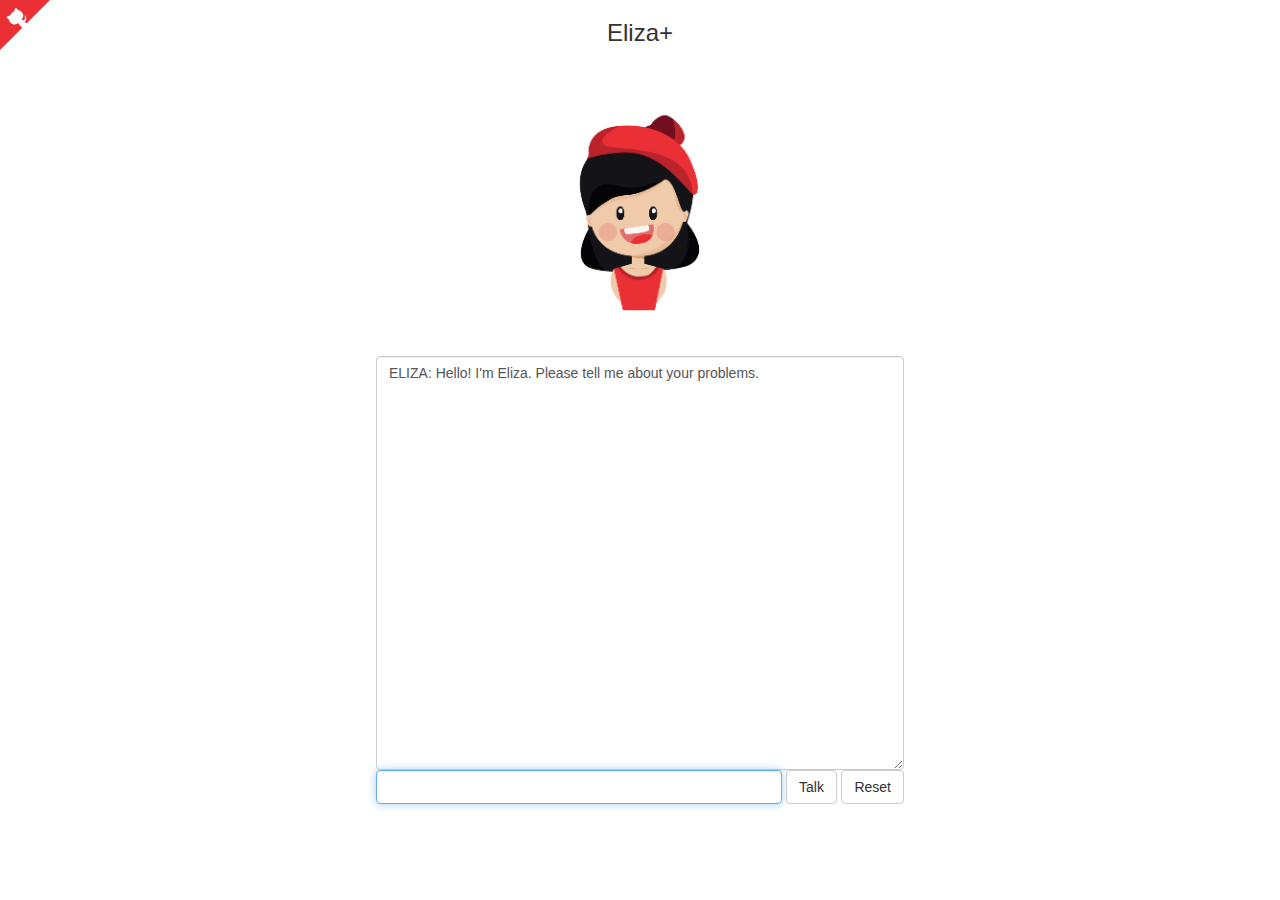
<file: bot/index.html>
<HTML>
    <HEAD>
	<TITLE>Eliza+</TITLE>

	<link rel="stylesheet" href="https://maxcdn.bootstrapcdn.com/bootstrap/3.3.7/css/bootstrap.min.css"/>
	<style>
	 .github-corner:hover .octo-arm{animation:octocat-wave 560ms ease-in-out}@keyframes octocat-wave{0%,100%{transform:rotate(0)}20%,60%{transform:rotate(-25deg)}40%,80%{transform:rotate(10deg)}}@media (max-width:500px){.github-corner:hover .octo-arm{animation:none}.github-corner .octo-arm{animation:octocat-wave 560ms ease-in-out}}
	 .panel-collapse-clickable {
	     cursor: pointer;
	 }
	</style>
	
	<SCRIPT LANGUAGE="JavaScript" TYPE="text/javascript" SRC="js/elizabot.js"></SCRIPT>
	<SCRIPT LANGUAGE="JavaScript" TYPE="text/javascript" SRC="js/elizadata.js"></SCRIPT>	
	<SCRIPT LANGUAGE="JavaScript" TYPE="text/javascript" SRC="js/sentimood.js"></SCRIPT>

	<SCRIPT LANGUAGE="JavaScript" TYPE="text/javascript">	   
	 var eliza = new ElizaBot();
	 var elizaLines = new Array();
	 var sentiment = new Sentimood();

	 var displayCols = 60;
	 var displayRows = 20;

	 var userSentiment = 0;
	 
	 var imgs = {};
	 imgs[0] = "img/default-01.png";
	 imgs[1] = "img/happy1-01.png";
	 imgs[2] = "img/happy2-01.png";
	 imgs[3] = "img/happy3-01.png";
	 imgs[-1] = "img/sad1-01.png";
	 imgs[-2] = "img/sad2-01.png";
	 imgs[-3] = "img/sad3-01.png";
	 
	 function updateImage(val) {
	     // If continuing on same sentiment
	     if(val * userSentiment >= 0) {
		 if(val < 0) {
		     userSentiment -= 1;
		 }
		 if(val > 0) {
		     userSentiment += 1;
		 }
	     }
	     else {
		 // switch moods
		 userSentiment = val
	     }
	     
	     if(userSentiment < -3) {
		 userSentiment = -3
	     }
	     if(userSentiment > 3) {
		 userSentiment = 3
	     }

	     // Update image
	     document.getElementById('main-image').src = imgs[userSentiment];
	 }
	 
	 function elizaReset() {
	     userSentiment = 0;
	     eliza.reset();
	     elizaLines.length = 0;
	     elizaStep();
	 }

	 function elizaStep() {
	     var f = document.forms.e_form;
	     var userinput = f.e_input.value;
	     
	     //console.log(sentiment.analyze(userinput));
	     updateImage(sentiment.analyze(userinput)['score']);

	     if (eliza.quit) {
		 f.e_input.value = '';
		 if (confirm("This session is over.\nStart over?")) elizaReset();
		 f.e_input.focus();
		 return;
	     }
	     else if (userinput != '') {
		 var usr = 'YOU:   ' + userinput;
		 var rpl ='ELIZA: ' + eliza.transform(userinput);
		 elizaLines.push(usr);
		 elizaLines.push(rpl);
		 // display nicely
		 // (fit to textarea with last line free - reserved for extra line caused by word wrap)
		 var temp  = new Array();
		 var l = 0;
		 for (var i=elizaLines.length-1; i>=0; i--) {
		     l += 1 + Math.floor(elizaLines[i].length/displayCols);
		     if (l >= displayRows) break
		     else temp.push(elizaLines[i]);
		 }
		 elizaLines = temp.reverse();		 
		 f.e_display.value = elizaLines.join('\n');
	     }
	     else if (elizaLines.length == 0) {
		 // no input and no saved lines -> output initial
		 var initial = 'ELIZA: ' + eliza.getInitial();
		 elizaLines.push(initial);
		 f.e_display.value = initial + '\n';
	     }
	     f.e_input.value = '';
	     f.e_input.focus();
	 }

	</SCRIPT>
    </HEAD>

    <BODY onload="window.setTimeout('elizaReset()',100)">
	<!-- github corner -->
	<a href="https://github.com/jefworks/ELIZAplus" class="github-corner"><svg width="50px" height="50px" viewBox="0 0 250 250" style="z-index:1000; fill:#eb3035; color:#fff; position: absolute; top: 0; border: 0; left: 0; transform: scale(-1, 1);"><path d="M0,0 L115,115 L130,115 L142,142 L250,250 L250,0 Z"></path><path d="M128.3,109.0 C113.8,99.7 119.0,89.6 119.0,89.6 C122.0,82.7 120.5,78.6 120.5,78.6 C119.2,72.0 123.4,76.3 123.4,76.3 C127.3,80.9 125.5,87.3 125.5,87.3 C122.9,97.6 130.6,101.9 134.4,103.2" fill="#fff" style="transform-origin: 130px 106px;" class="octo-arm"></path><path d="M115.0,115.0 C114.9,115.1 118.7,116.5 119.8,115.4 L133.7,101.6 C136.9,99.2 139.9,98.4 142.2,98.6 C133.8,88.0 127.5,74.4 143.8,58.0 C148.5,53.4 154.0,51.2 159.7,51.0 C160.3,49.4 163.2,43.6 171.4,40.1 C171.4,40.1 176.1,42.5 178.8,56.2 C183.1,58.6 187.2,61.8 190.9,65.4 C194.5,69.0 197.7,73.2 200.1,77.6 C213.8,80.2 216.3,84.9 216.3,84.9 C212.7,93.1 206.9,96.0 205.4,96.6 C205.1,102.4 203.0,107.8 198.3,112.5 C181.9,128.9 168.3,122.5 157.7,114.1 C157.9,116.9 156.7,120.9 152.7,124.9 L141.0,136.5 C139.8,137.7 141.6,141.9 141.8,141.8 Z" fill="#fff" class="octo-body"></path></svg></a>
	
	<CENTER>
	    <H3>Eliza+</H3>
	    <img id="main-image" src="img/default-01.png" width=300px height=300px>
	    <TABLE>
		<FORM NAME="e_form" onsubmit="elizaStep();return false">
		    <TR>
			<TD COLSPAN="2">
			    <TEXTAREA class="form-control" NAME="e_display" COLS="60" ROWS="20"></TEXTAREA>
			</TD>
		    </TR>
		    <TR VALIGN="middle">
			<TD>
			    <INPUT class="form-control" TYPE="text" NAME="e_input" SIZE="43">
			</TD>
			<TD ALIGN="right">
			    <INPUT class="btn btn-default" TYPE="submit" VALUE="Talk">
			    <INPUT class="btn btn-default" TYPE="reset" VALUE="Reset" onClick="window.setTimeout('elizaReset()',100)">
			</TD>
		    </TR>
		</FORM>
	    </TABLE>
	</CENTER>


    </BODY>
</HTML>
</file>
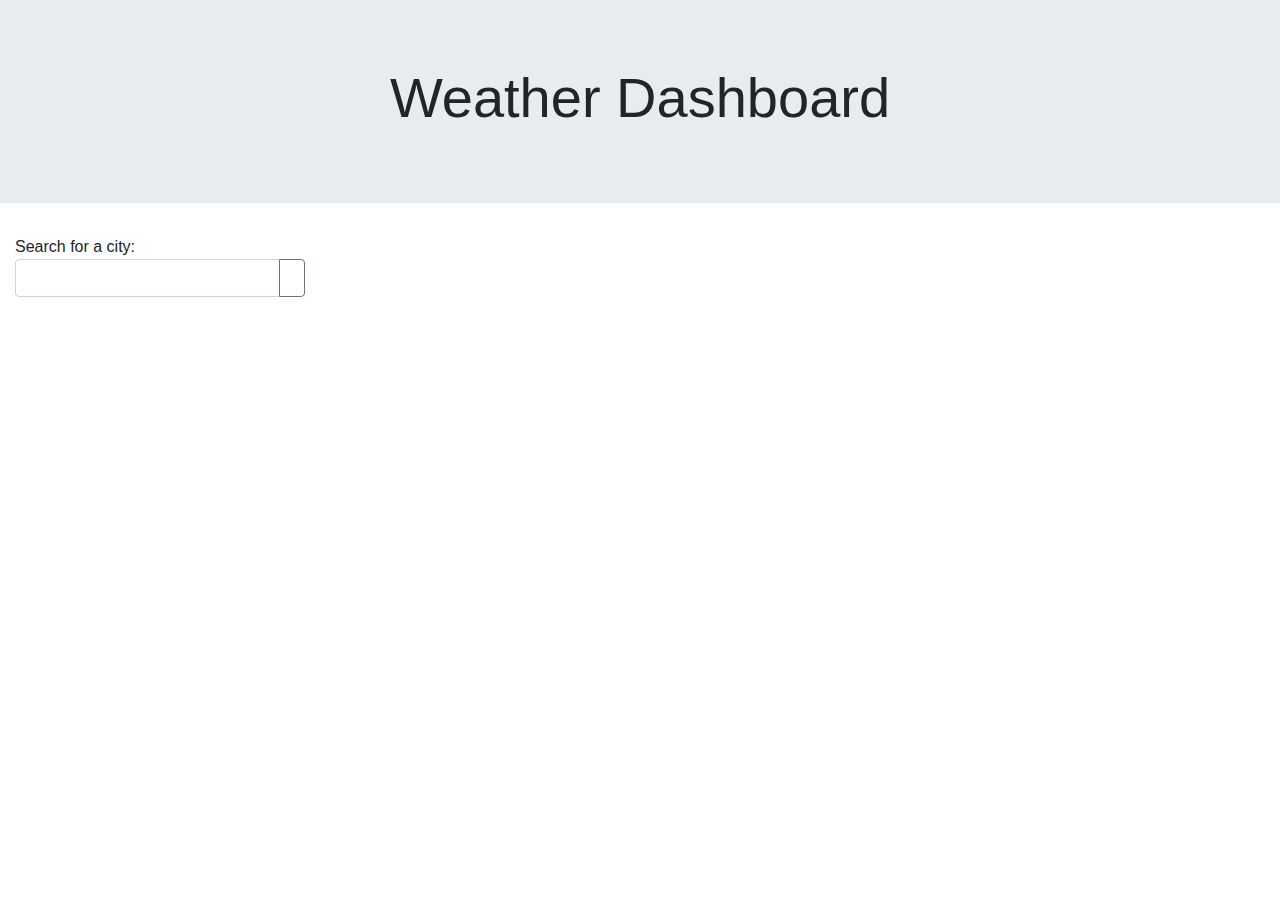
<file: weather/index.html>
<!DOCTYPE html>
<html lang="en">

<head>
    <meta charset="UTF-8">
    <meta name="viewport" content="width=device-width, initial-scale=1.0">
    <meta http-equiv="X-UA-Compatible" content="ie=edge">
    <title>Weather Dashboard</title>

    <link rel="stylesheet" href="https://cdnjs.cloudflare.com/ajax/libs/twitter-bootstrap/4.4.1/css/bootstrap.min.css"
        integrity="sha256-L/W5Wfqfa0sdBNIKN9cG6QA5F2qx4qICmU2VgLruv9Y=" crossorigin="anonymous" />
    <link rel="stylesheet" href="https://cdnjs.cloudflare.com/ajax/libs/font-awesome/5.11.2/css/all.min.css"
        integrity="sha256-+N4/V/SbAFiW1MPBCXnfnP9QSN3+Keu+NlB+0ev/YKQ=" crossorigin="anonymous" />
    <link rel="stylesheet" href="style.css">
</head>

<body>

    <div class="jumbotron jumbotron-fluid">
        <div class="container">
            <h1 class="display-4 text-center">Weather Dashboard</h1>
        </div>
    </div>

    <div class="container-fluid">
        <div class="row">
            <!-- Search Bar and Search history  -->
            <div class="col-3" id="search-col">Search for a city:
                <div class="input-group mb-3">
                    <input type="text" class="form-control" id="search-bar" aria-label="Recipient's username"
                        aria-describedby="button-addon2">
                    <div class="input-group-append">
                        <button class="btn btn-outline-secondary" type="button" id="search-btn"><i class="fa fa-search"
                                aria-hidden="true"></i></button>
                    </div>
                </div>

                <!-- Search history goes here -->
                <ul class="list-group mt-3" id="search-history"></ul>

            </div>

            <!-- Weather Details -->
            <div class="col-9" id="weather-details">
                <div class="row">
                    <div class="col mb-2 p-0" id="weather-col"></div>
                </div>

                <div class="row">
                    <div class="col">
                        <div class='row'>
                            <div class="col" id="forecast-header"></div>
                        </div>
                        <div class="row" id="forecast-row"></div>
                    </div>
                </div>
            </div>


        </div>

        <script src="https://cdnjs.cloudflare.com/ajax/libs/jquery/3.4.1/jquery.min.js"
            integrity="sha256-CSXorXvZcTkaix6Yvo6HppcZGetbYMGWSFlBw8HfCJo=" crossorigin="anonymous"></script>
        <script src="script.js"></script>
</body>

</html>
</file>
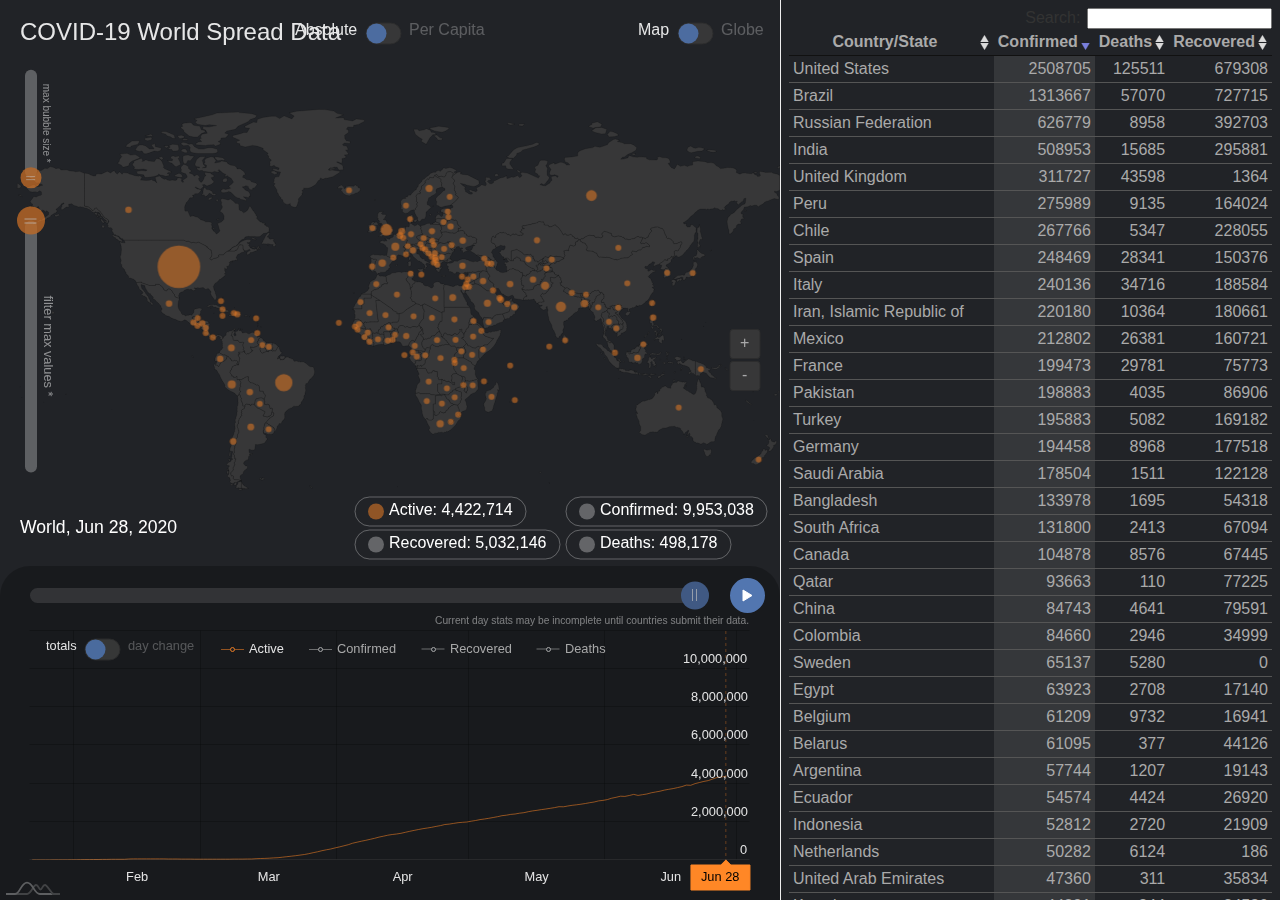
<file: covid_world/examples/dashboard/index.html>
<!DOCTYPE html>
<html>
  <head>
    <meta charset="UTF-8" />
    <title>ই-মণিপুর</title>

    <!-- amCharts includes -->
    <script src="../../deps/amcharts4/core.js"></script>
    <script src="../../deps/amcharts4/charts.js"></script>
    <script src="../../deps/amcharts4/maps.js"></script>
    
    <script src="../../deps/amcharts4/themes/dark.js"></script>
    <script src="../../deps/amcharts4/themes/animated.js"></script>

    <script src="../../deps/amcharts4-geodata/worldLow.js"></script>
    <script src="../../deps/amcharts4-geodata/data/countries2.js"></script>

    <!-- DataTables includes -->
    <script src="../../deps/jquery/jquery-3.3.1.min.js"></script>
    <link rel="stylesheet" media="all" href="../../deps/datatables/css/jquery.dataTables.min.css" />
    <link rel="stylesheet" media="all" href="../../deps/datatables/css/select.dataTables.min.css" />
    <script src="../../deps/datatables/js/jquery.dataTables.min.js"></script>
    <script src="../../deps/datatables/js/dataTables.select.min.js"></script>

    <!-- Data  -->
    <script src="../../data/js/world_timeline.js"></script>
    <script src="../../data/js/total_timeline.js"></script>

    <!-- Stylesheet -->
    <link rel="stylesheet" media="all" href="dark.css" />

    <!-- Main app -->
    <script src="app.js"></script>
  </head>
  <body>
    <div class="flexbox">
      <div id="chartdiv"></div>
      <div id="list">
        <table id="areas" class="compact hover order-column row-border">
          <thead>
            <tr>
              <th>Country/State</th>
              <th>Confirmed</th>
              <th>Deaths</th>
              <th>Recovered</th>
            </tr>
          </thead>
          <tbody>
          </tbody>
        </table>
      </div>
    </div>
  </body>
</html>
</file>
<file: weather/style.css>
li{
    overflow: auto;
}

.high{
    color: white;
    background-color: red;
}

.medium{
    color: black;
    background-color: goldenrod;
}

.low{
    color: black;
    background-color: lightgreen;
}

.badge{
    font-size: 100%;
}

#weather-icon{
    max-width: 50px;
    max-height: 50px;
}
</file>
<file: covid_world/examples/dashboard/dark.css>
body {
	font-family: -apple-system, BlinkMacSystemFont, "Segoe UI", Roboto, Helvetica, Arial, sans-serif, "Apple Color Emoji", "Segoe UI Emoji", "Segoe UI Symbol";
	background-color: #212327;
	color: #aaa;
	padding: 0px;
	margin: 0px;
}

.flexbox {
	display: flex;
}

#chartdiv {
	flex: 1;
	height: 100vh;
	float: left;
}

#list {
	padding: 0.5em;
	flex: 0 0 500px;
	height: 100vh;
	float: left;
	border-left: 1px solid #eee;
	box-sizing: border-box;
	overflow: auto;
}

table.dataTable tbody tr {
	background-color: inherit;
}

td.value {
	text-align: right;
}

table.dataTable.row-border tbody th, table.dataTable.row-border tbody td, table.dataTable.display tbody th, table.dataTable.display tbody td {
	border-top: 1px solid #555;
}

table.dataTable.order-column tbody tr>.sorting_1, table.dataTable.order-column tbody tr>.sorting_2, table.dataTable.order-column tbody tr>.sorting_3, table.dataTable.display tbody tr>.sorting_1, table.dataTable.display tbody tr>.sorting_2, table.dataTable.display tbody tr>.sorting_3 {
	background-color: #35373A;
}

table.dataTable tbody>tr.selected, table.dataTable tbody>tr>.selected {
	background-color: #0F0F0F;
	color: #ff8726;
}

table.dataTable.hover tbody tr:hover, table.dataTable.display tbody tr:hover {
	background-color: #1B1B1B;
	color: #ff8726;
}

table.dataTable.hover tbody>tr.selected:hover, table.dataTable.hover tbody>tr>.selected:hover, table.dataTable.display tbody>tr.selected:hover, table.dataTable.display tbody>tr>.selected:hover {
	background-color: #1B1B1B;
	color: #ff8726;
}

table.dataTable.order-column tbody>tr.selected>.sorting_1, table.dataTable.order-column tbody>tr.selected>.sorting_2, table.dataTable.order-column tbody>tr.selected>.sorting_3, table.dataTable.order-column tbody>tr>.selected, table.dataTable.display tbody>tr.selected>.sorting_1, table.dataTable.display tbody>tr.selected>.sorting_2, table.dataTable.display tbody>tr.selected>.sorting_3, table.dataTable.display tbody>tr>.selected {
	background-color: #0F0F0F;
}

table.dataTable.display tbody>tr.selected:hover>.sorting_1, table.dataTable.order-column.hover tbody>tr.selected:hover>.sorting_1 {
	background-color: #1B1B1B;
}

table.dataTable.display tbody tr:hover>.sorting_1, table.dataTable.order-column.hover tbody tr:hover>.sorting_1 {
	background-color: #1B1B1B;
}

@media screen and (max-width: 1000px) {
	#list {
		display: none;
	}
}
</file>
